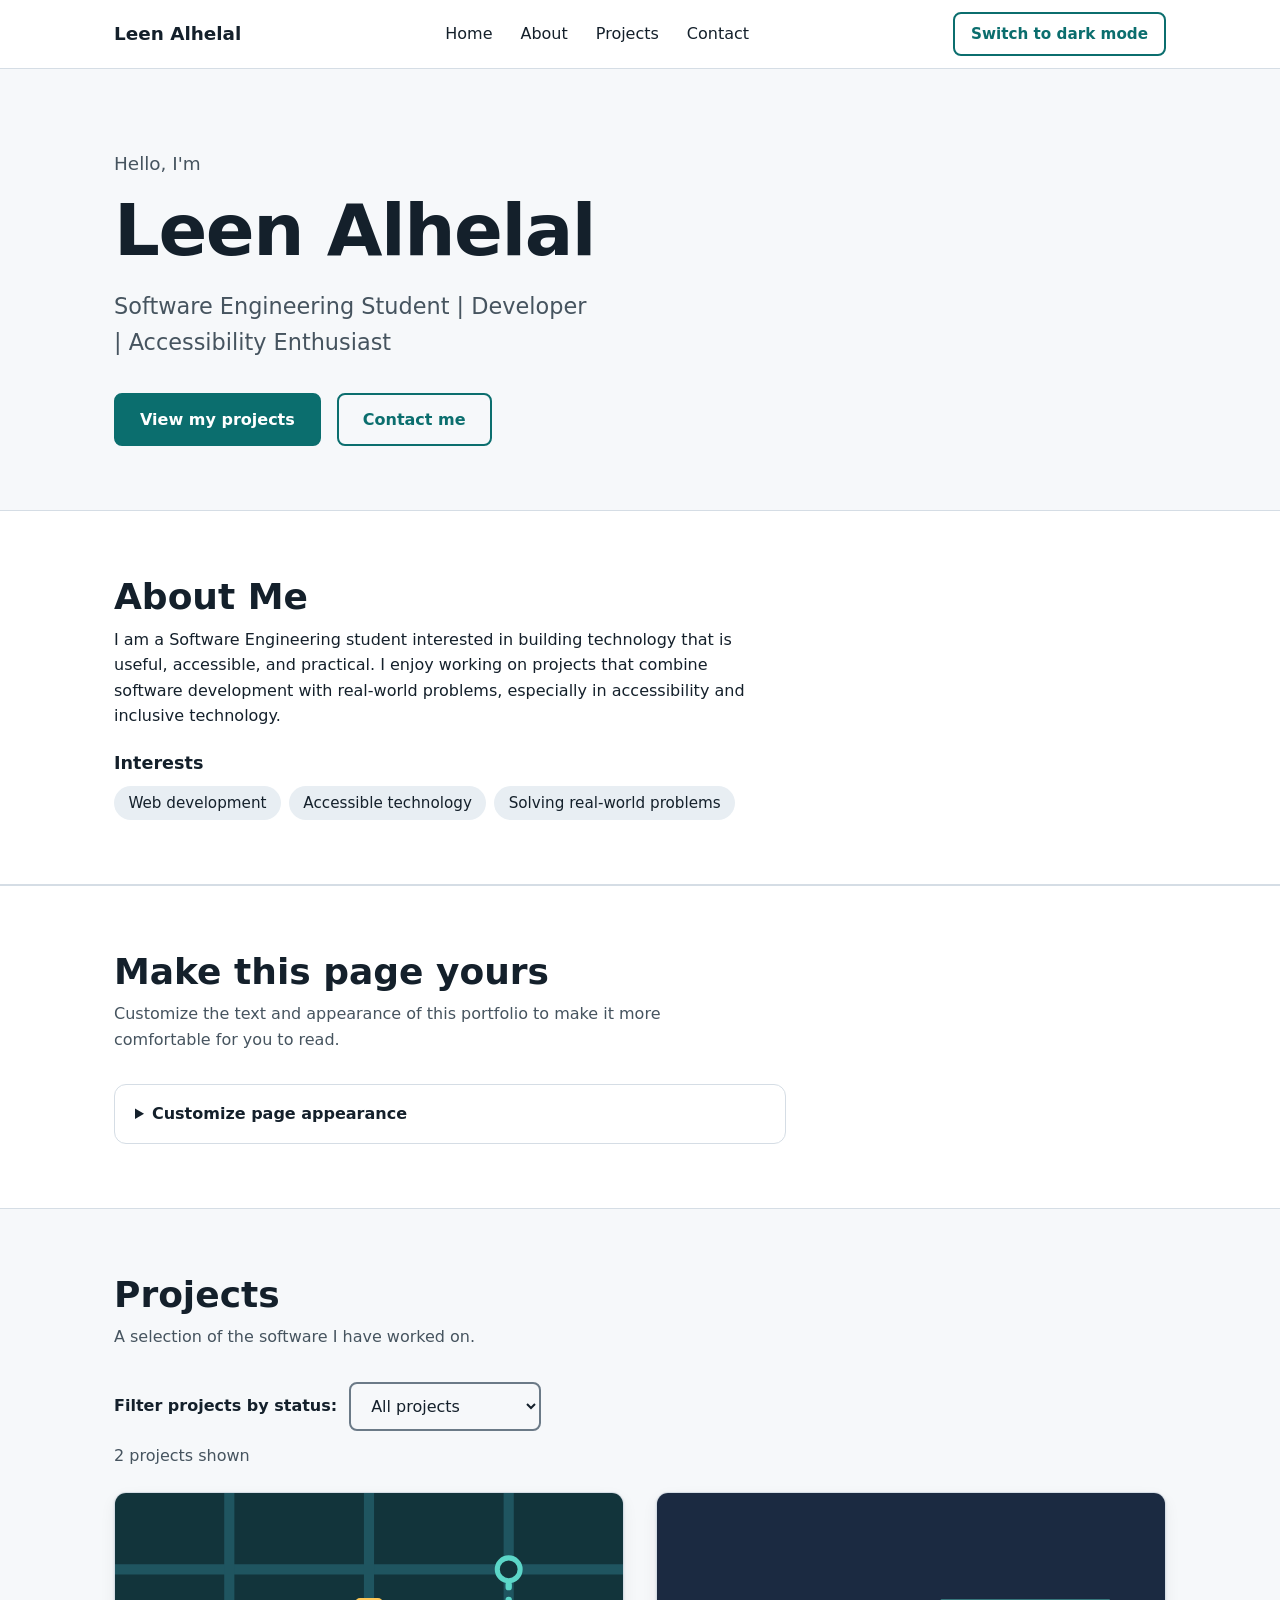
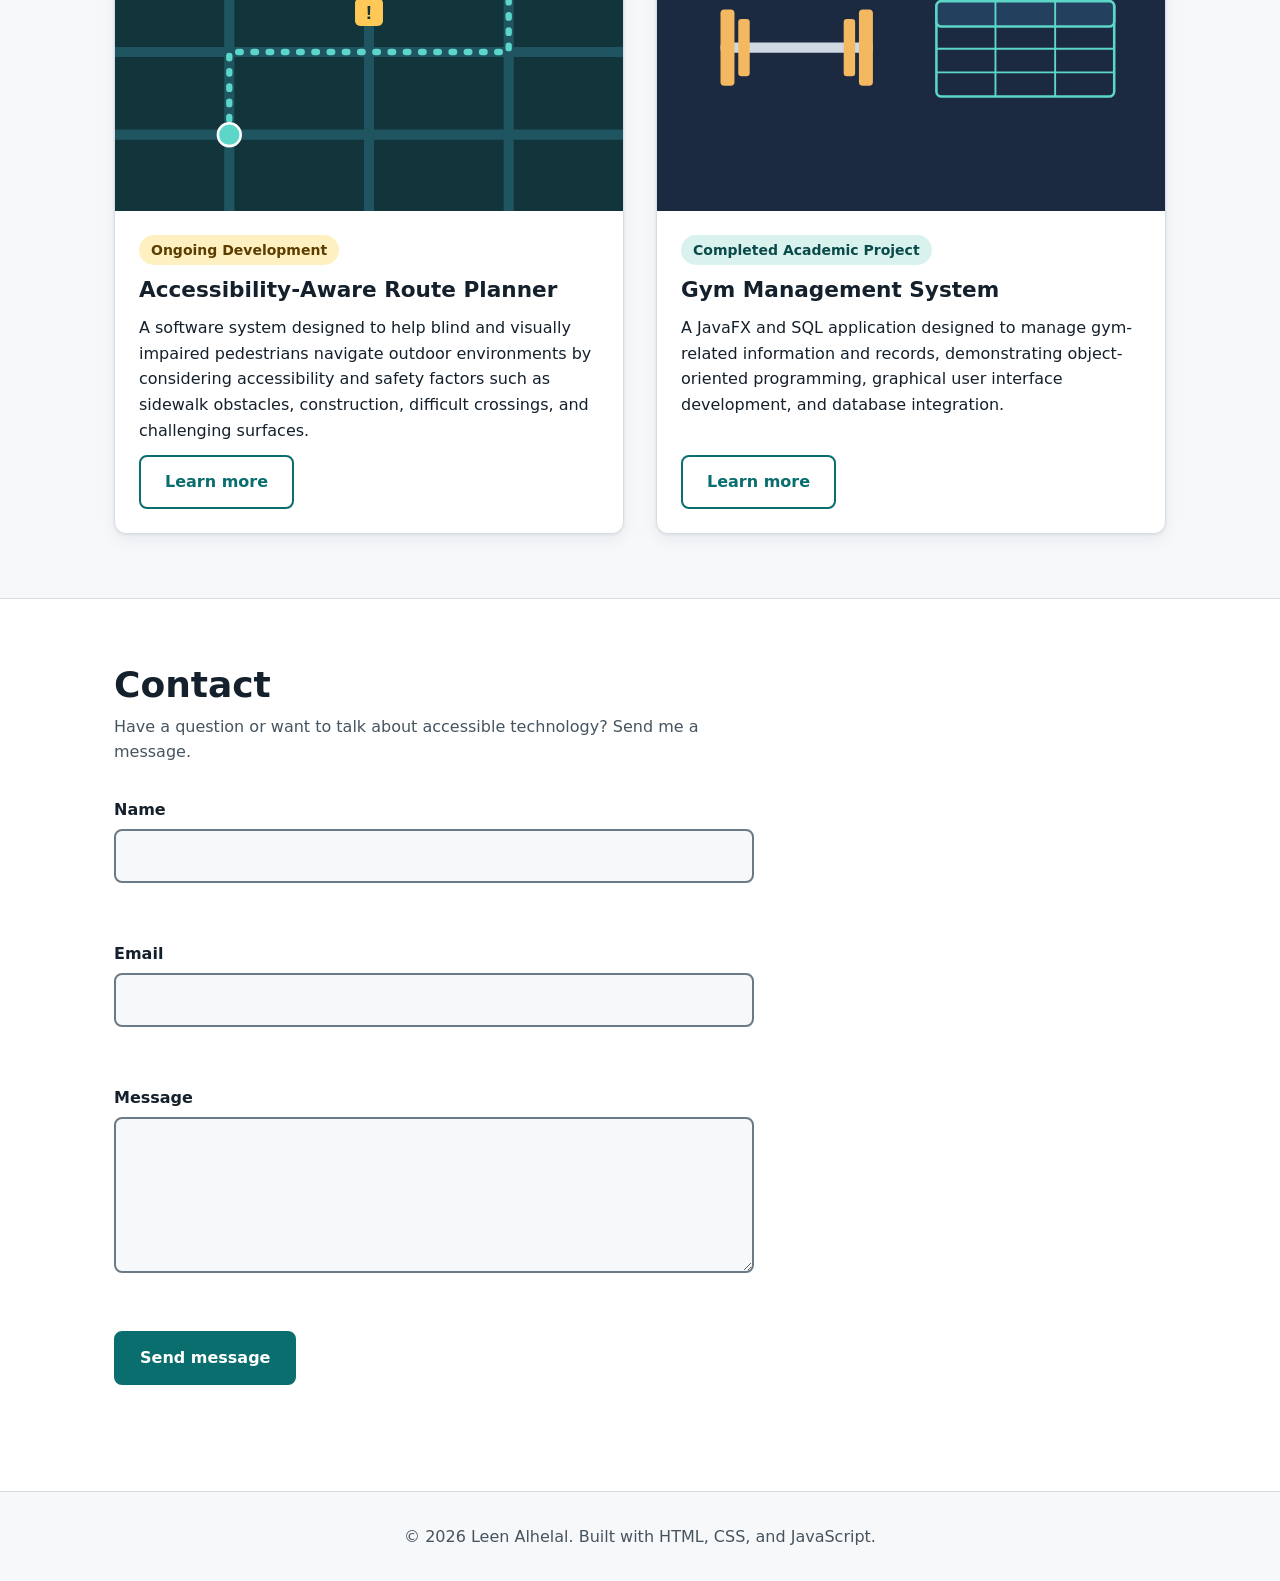
<file: index.html>
<!DOCTYPE html>
<html lang="en">
<head>
    <meta charset="UTF-8">
    <!-- The viewport tag makes the page scale correctly on phones and tablets -->
    <meta name="viewport" content="width=device-width, initial-scale=1.0">
    <meta name="description" content="Personal portfolio of Leen Alhelal, a Software Engineering student and accessibility enthusiast.">
    <title>Leen Alhelal | Software Engineering Student</title>

    <link rel="stylesheet" href="css/styles.css">
</head>
<body>

<!-- Skip link: lets keyboard and screen reader users jump past the menu.
     It stays hidden until it receives keyboard focus (see styles.css). -->
<a class="skip-link" href="#main-content">Skip to main content</a>

<!-- ===================== HEADER & NAVIGATION ===================== -->
<header class="site-header">
    <div class="container header-inner">

        <a class="site-logo" href="#home">Leen Alhelal</a>

        <!-- Each link's href matches the id of a section further down the page -->
        <nav class="site-nav" aria-label="Main navigation">
            <ul class="nav-list">
                <li><a class="nav-link" href="#home">Home</a></li>
                <li><a class="nav-link" href="#about">About</a></li>
                <li><a class="nav-link" href="#projects">Projects</a></li>
                <li><a class="nav-link" href="#contact">Contact</a></li>
            </ul>
        </nav>

        <!-- Dark/light mode button. The text is updated by js/script.js -->
        <button id="theme-toggle" class="button button-secondary theme-toggle" type="button">
            Switch to dark mode
        </button>

    </div>
</header>

<main id="main-content">

    <!-- ===================== HERO / HOME ===================== -->
    <section id="home" class="hero" aria-labelledby="hero-title">
        <div class="container">
            <p class="hero-greeting">Hello, I'm</p>
            <h1 id="hero-title" class="hero-title">Leen Alhelal</h1>
            <p class="hero-tagline">Software Engineering Student | Developer | Accessibility Enthusiast</p>

            <div class="hero-actions">
                <a class="button button-primary" href="#projects">View my projects</a>
                <a class="button button-secondary" href="#contact">Contact me</a>
            </div>
        </div>
    </section>

    <!-- ===================== ABOUT ME ===================== -->
    <section id="about" class="section section-alt" aria-labelledby="about-title">
        <div class="container">
            <h2 id="about-title" class="section-title">About Me</h2>

            <div class="about-text">
                <p>
                    I am a Software Engineering student interested in building technology
                    that is useful, accessible, and practical. I enjoy working on projects
                    that combine software development with real-world problems, especially
                    in accessibility and inclusive technology.
                </p>

                <h3 class="about-subheading">Interests</h3>
                <ul class="interest-list">
                    <li>Web development</li>
                    <li>Accessible technology</li>
                    <li>Solving real-world problems</li>
                </ul>
            </div>
        </div>
    </section>


    <!-- ===================== ACCESSIBILITY CUSTOMIZATION ===================== -->
    <section id="accessibility-tools" class="section section-alt"
             aria-labelledby="accessibility-tools-title">
        <div class="container">
            <h2 id="accessibility-tools-title" class="section-title">
                Make this page yours
            </h2>

            <p class="section-intro">
                Customize the text and appearance of this portfolio
                to make it more comfortable for you to read.
            </p>

            <details class="accessibility-settings">
                <summary>Customize page appearance</summary>

                <div class="settings-panel">
                    <!-- Text size -->
                    <div class="setting-control">
                        <label for="text-scale">Text size</label>

                        <div class="range-control">
                            <input type="range" id="text-scale"
                                   min="100" max="150" step="10" value="100">
                            <output id="text-scale-value" for="text-scale">
                                100%
                            </output>
                        </div>
                    </div>

                    <!-- Line spacing -->
                    <div class="setting-control">
                        <label for="line-spacing">Line spacing</label>

                        <div class="range-control">
                            <input type="range" id="line-spacing"
                                   min="1.4" max="2.2" step="0.1" value="1.6">
                            <output id="line-spacing-value" for="line-spacing">
                                1.6
                            </output>
                        </div>
                    </div>

                    <!-- Contrast -->
                    <div class="setting-control">
                        <label for="contrast-setting">Contrast</label>

                        <select id="contrast-setting" class="form-input">
                            <option value="standard">Standard contrast</option>
                            <option value="high">High contrast</option>
                        </select>
                    </div>

                    <!-- Content width -->
                    <div class="setting-control">
                        <label for="width-setting">Content width</label>

                        <select id="width-setting" class="form-input">
                            <option value="comfortable">Comfortable</option>
                            <option value="narrow">Narrow</option>
                        </select>
                    </div>

                    <button id="reset-accessibility"
                            class="button button-secondary"
                            type="button">
                        Reset settings
                    </button>

                    <p id="accessibility-status"
                       class="form-status"
                       role="status"
                       aria-live="polite"></p>
                </div>
            </details>
        </div>
    </section>

    <!-- ===================== PROJECTS ===================== -->
    <section id="projects" class="section" aria-labelledby="projects-title">
        <div class="container">
            <h2 id="projects-title" class="section-title">Projects</h2>

            <p class="section-intro">
                A selection of the software I have worked on.
            </p>

            <!-- Project status filter -->
            <div class="project-filters">
                <label for="project-filter">Filter projects by status:</label>

                <select id="project-filter" class="form-input">
                    <option value="all">All projects</option>
                    <option value="ongoing">Ongoing</option>
                    <option value="completed">Completed</option>
                </select>
            </div>

            <p id="project-count" class="project-count"
               role="status" aria-live="polite">
                Showing 2 of 2 projects.
            </p>

            <p id="project-empty" class="project-empty" hidden>
                No projects match this filter.
            </p>

            <div class="project-grid">


                <!-- Project 1 -->
                <article class="project-card" data-status="ongoing">
                    <img
                            class="project-image"
                            src="assets/images/project-route-planner.svg"
                            alt="Illustration of a route on a street map that goes around an obstacle marker"
                            width="800"
                            height="500"
                            loading="lazy">
                    <div class="project-body">
                        <span class="status-badge status-ongoing">Ongoing Development</span>
                        <h3 class="project-title">Accessibility-Aware Route Planner</h3>
                        <p class="project-description">
                            A software system designed to help blind and visually impaired
                            pedestrians navigate outdoor environments by considering
                            accessibility and safety factors such as sidewalk obstacles,
                            construction, difficult crossings, and challenging surfaces.
                        </p>

                        <!-- data-dialog holds the id of the pop-up this button opens (see js/script.js) -->
                        <button class="button button-secondary more-button" type="button"
                                data-dialog="route-planner-dialog"
                                aria-label="Learn more about the Accessibility-Aware Route Planner">
                            Learn more
                        </button>
                    </div>
                </article>

                <!-- Project 2 -->
                <article class="project-card" data-status="completed">
                    <img
                            class="project-image"
                            src="assets/images/project-gym-management.svg"
                            alt="Illustration of a dumbbell next to a database table"
                            width="800"
                            height="500"
                            loading="lazy">
                    <div class="project-body">
                        <span class="status-badge status-completed">Completed Academic Project</span>
                        <h3 class="project-title">Gym Management System</h3>
                        <p class="project-description">
                            A JavaFX and SQL application designed to manage gym-related
                            information and records, demonstrating object-oriented
                            programming, graphical user interface development, and
                            database integration.
                        </p>

                        <button class="button button-secondary more-button" type="button"
                                data-dialog="gym-dialog"
                                aria-label="Learn more about the Gym Management System">
                            Learn more
                        </button>
                    </div>
                </article>

            </div>
        </div>
    </section>

    <!-- ===================== PROJECT DETAIL POP-UPS ===================== -->
    <!-- <dialog> is a built-in HTML pop-up. It is opened by the "Learn more" buttons (js/script.js) -->
    <dialog id="route-planner-dialog" class="project-dialog" aria-labelledby="route-dialog-title">
        <div class="dialog-inner">
            <div class="dialog-header">
                <h2 id="route-dialog-title">Accessibility-Aware Route Planner</h2>
                <button class="dialog-close" type="button" aria-label="Close">✕</button>
            </div>

            <h3>The problem</h3>
            <p>Write in your own words: what problem blind pedestrians face.</p>

            <h3>How it works</h3>
            <p>Write: how your planner picks a route (obstacles, construction, crossings, surfaces).</p>

            <h3>Technologies</h3>
            <ul>
                <li>List the tools/languages you use</li>
            </ul>

            <!-- Live weather demo. Filled in by loadWeather() in js/script.js -->
            <section class="weather-panel" aria-labelledby="weather-title">
                <h3 id="weather-title">Live demo: walking conditions in Boston</h3>
                <div id="weather-content" aria-live="polite">
                    <p>Loading Boston weather...</p>
                </div>
                <p class="weather-credit">
                    Weather data by <a href="https://open-meteo.com/">Open-Meteo.com</a>
                </p>
            </section>
        </div>
    </dialog>

    <dialog id="gym-dialog" class="project-dialog" aria-labelledby="gym-dialog-title">
        <div class="dialog-inner">
            <div class="dialog-header">
                <h2 id="gym-dialog-title">Gym Management System</h2>
                <button class="dialog-close" type="button" aria-label="Close">✕</button>
            </div>

            <h3>What it does</h3>
            <p>A desktop application developed using JavaFX and SQL to manage gym operations and records.
                The system organizes gym-related information through a graphical interface and database
                integration.</p>

            <h3>What I learned</h3>
            <p>I learned how to apply object-oriented programming principles to structure an application,
                develop graphical user interfaces using JavaFX, and integrate SQL databases to store and
                manage data. The project also strengthened my understanding of connecting user interfaces
                with database operations and building functional desktop applications.</p>
        </div>
    </dialog>

    <!-- ===================== CONTACT ===================== -->
    <section id="contact" class="section section-alt" aria-labelledby="contact-title">
        <div class="container">
            <h2 id="contact-title" class="section-title">Contact</h2>
            <p class="section-intro">
                Have a question or want to talk about accessible technology? Send me a message.
            </p>

            <!-- There is no backend, so this form does not send data anywhere yet.
                 js/script.js checks every field and shows a confirmation message.
                 "novalidate" turns off the browser's own pop-up bubbles so our
                 clearer, screen-reader-friendly messages are used instead. -->
            <form id="contact-form" class="contact-form" novalidate>

                <!-- Each label's "for" matches its input's "id".
                     This lets screen readers announce the label and makes the label clickable.
                     aria-describedby links each input to its error message, so a screen reader
                     reads the error when the field gets focus. -->
                <div class="form-group">
                    <label class="form-label" for="contact-name">Name</label>
                    <input class="form-input" type="text" id="contact-name" name="name"
                           autocomplete="name" required aria-describedby="contact-name-error">
                    <p id="contact-name-error" class="field-error"></p>
                </div>

                <div class="form-group">
                    <label class="form-label" for="contact-email">Email</label>
                    <input class="form-input" type="email" id="contact-email" name="email"
                           autocomplete="email" required aria-describedby="contact-email-error">
                    <p id="contact-email-error" class="field-error"></p>
                </div>

                <div class="form-group">
                    <label class="form-label" for="contact-message">Message</label>
                    <textarea class="form-input form-textarea" id="contact-message" name="message"
                              rows="5" required aria-describedby="contact-message-error"></textarea>
                    <p id="contact-message-error" class="field-error"></p>
                </div>

                <button class="button button-primary" type="submit">Send message</button>

                <!-- role="status" makes screen readers announce the text when it appears -->
                <p id="form-status" class="form-status" role="status"></p>
            </form>
        </div>
    </section>

</main>

<!-- ===================== FOOTER ===================== -->
<footer class="site-footer">
    <div class="container">
        <p>&copy; <span id="current-year">2026</span> Leen Alhelal. Built with HTML, CSS, and JavaScript.</p>
    </div>
</footer>

<!-- The script is at the end of <body> so the page elements already exist when it runs -->
<script src="js/script.js"></script>
</body>
</html>
</file>
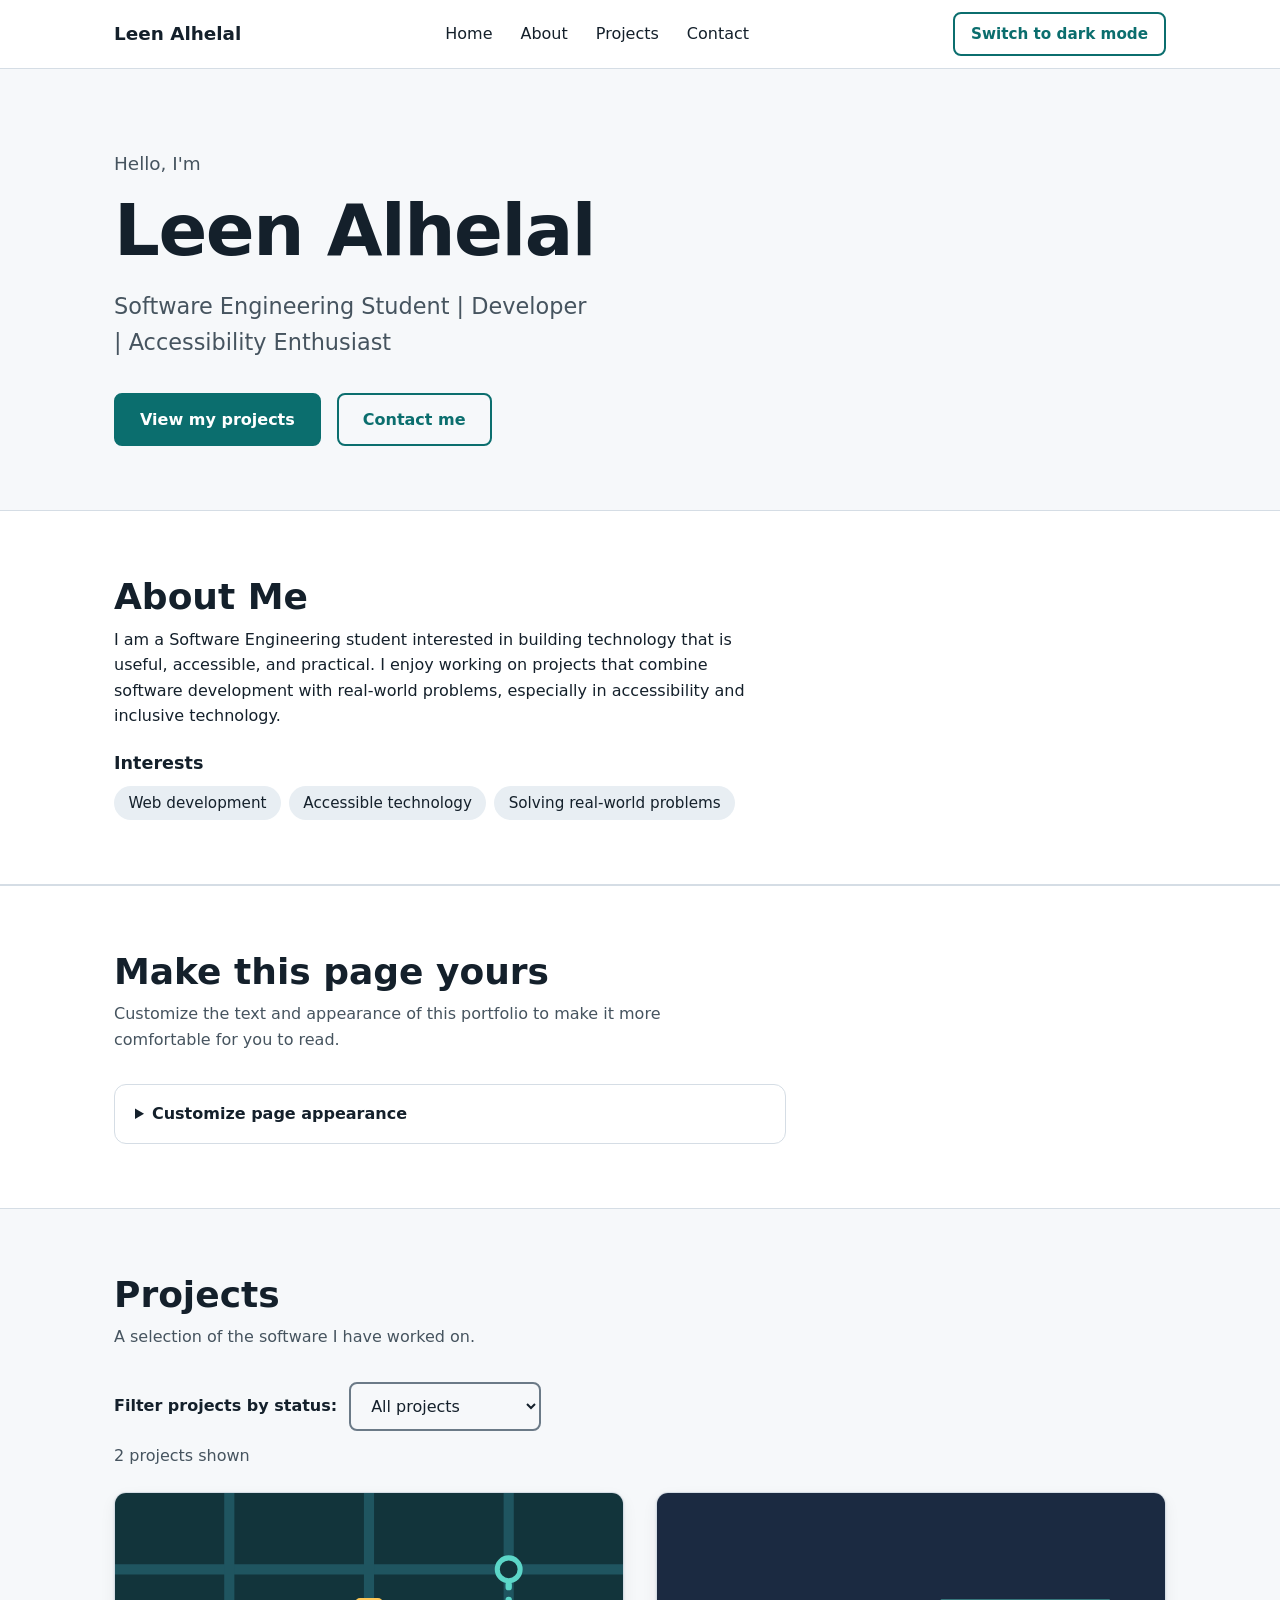
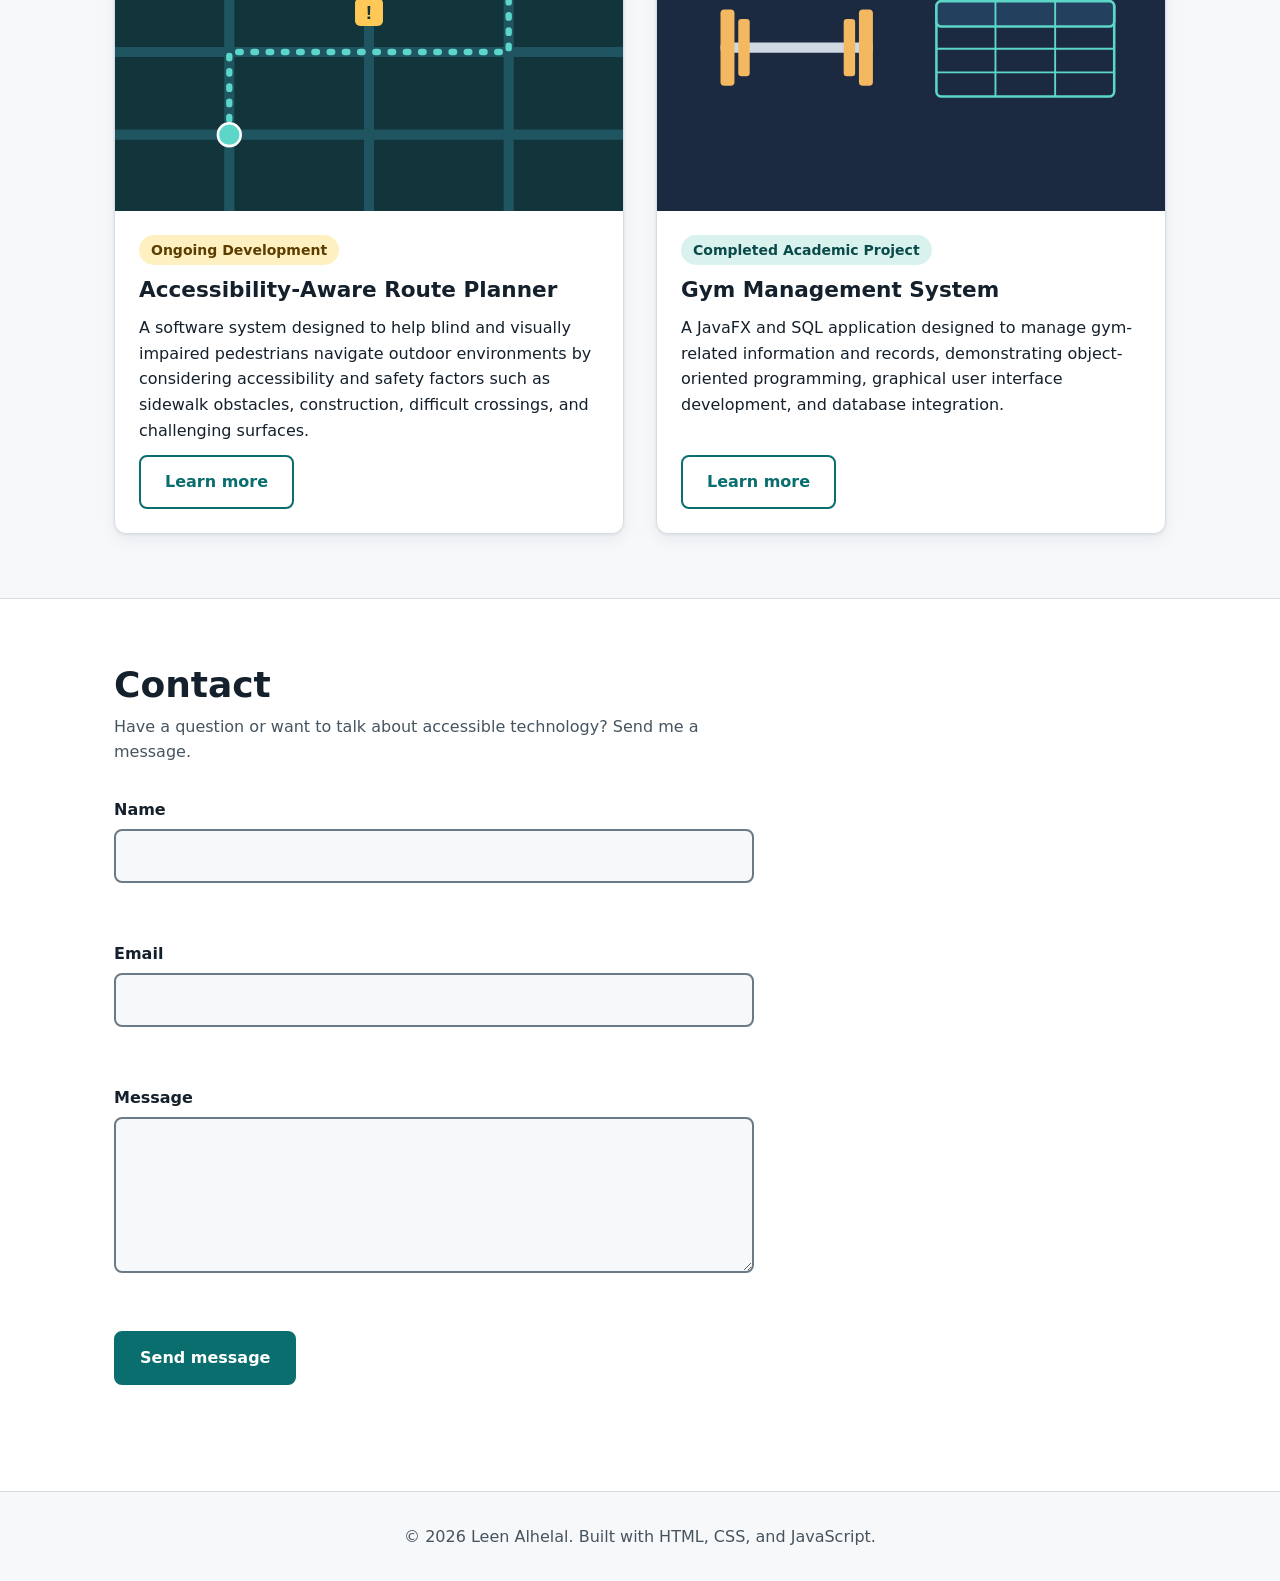
<file: .idea/index.html>
<!DOCTYPE html>
<html lang="en">
<head>
    <meta charset="UTF-8">
    <!-- The viewport tag makes the page scale correctly on phones and tablets -->
    <meta name="viewport" content="width=device-width, initial-scale=1.0">
    <meta name="description" content="Personal portfolio of Leen Alhelal, a Software Engineering student and accessibility enthusiast.">
    <title>Leen Alhelal | Software Engineering Student</title>

    <link rel="stylesheet" href="css/styles.css">
</head>
<body>

<!-- Skip link: lets keyboard and screen reader users jump past the menu.
     It stays hidden until it receives keyboard focus (see styles.css). -->
<a class="skip-link" href="#main-content">Skip to main content</a>

<!-- ===================== HEADER & NAVIGATION ===================== -->
<header class="site-header">
    <div class="container header-inner">

        <a class="site-logo" href="#home">Leen Alhelal</a>

        <!-- Each link's href matches the id of a section further down the page -->
        <nav class="site-nav" aria-label="Main navigation">
            <ul class="nav-list">
                <li><a class="nav-link" href="#home">Home</a></li>
                <li><a class="nav-link" href="#about">About</a></li>
                <li><a class="nav-link" href="#projects">Projects</a></li>
                <li><a class="nav-link" href="#contact">Contact</a></li>
            </ul>
        </nav>

        <!-- Dark/light mode button. The text is updated by js/script.js -->
        <button id="theme-toggle" class="button button-secondary theme-toggle" type="button">
            Switch to dark mode
        </button>

    </div>
</header>

<main id="main-content">

    <!-- ===================== HERO / HOME ===================== -->
    <section id="home" class="hero" aria-labelledby="hero-title">
        <div class="container">
            <p class="hero-greeting">Hello, I'm</p>
            <h1 id="hero-title" class="hero-title">Leen Alhelal</h1>
            <p class="hero-tagline">Software Engineering Student | Developer | Accessibility Enthusiast</p>

            <div class="hero-actions">
                <a class="button button-primary" href="#projects">View my projects</a>
                <a class="button button-secondary" href="#contact">Contact me</a>
            </div>
        </div>
    </section>

    <!-- ===================== ABOUT ME ===================== -->
    <section id="about" class="section section-alt" aria-labelledby="about-title">
        <div class="container">
            <h2 id="about-title" class="section-title">About Me</h2>

            <div class="about-text">
                <p>
                    I am a Software Engineering student interested in building technology
                    that is useful, accessible, and practical. I enjoy working on projects
                    that combine software development with real-world problems, especially
                    in accessibility and inclusive technology.
                </p>

                <h3 class="about-subheading">Interests</h3>
                <ul class="interest-list">
                    <li>Web development</li>
                    <li>Accessible technology</li>
                    <li>Solving real-world problems</li>
                </ul>
            </div>
        </div>
    </section>


    <!-- ===================== ACCESSIBILITY CUSTOMIZATION ===================== -->
    <section id="accessibility-tools" class="section section-alt"
             aria-labelledby="accessibility-tools-title">
        <div class="container">
            <h2 id="accessibility-tools-title" class="section-title">
                Make this page yours
            </h2>

            <p class="section-intro">
                Customize the text and appearance of this portfolio
                to make it more comfortable for you to read.
            </p>

            <details class="accessibility-settings">
                <summary>Customize page appearance</summary>

                <div class="settings-panel">
                    <!-- Text size -->
                    <div class="setting-control">
                        <label for="text-scale">Text size</label>

                        <div class="range-control">
                            <input type="range" id="text-scale"
                                   min="100" max="150" step="10" value="100">
                            <output id="text-scale-value" for="text-scale">
                                100%
                            </output>
                        </div>
                    </div>

                    <!-- Line spacing -->
                    <div class="setting-control">
                        <label for="line-spacing">Line spacing</label>

                        <div class="range-control">
                            <input type="range" id="line-spacing"
                                   min="1.4" max="2.2" step="0.1" value="1.6">
                            <output id="line-spacing-value" for="line-spacing">
                                1.6
                            </output>
                        </div>
                    </div>

                    <!-- Contrast -->
                    <div class="setting-control">
                        <label for="contrast-setting">Contrast</label>

                        <select id="contrast-setting" class="form-input">
                            <option value="standard">Standard contrast</option>
                            <option value="high">High contrast</option>
                        </select>
                    </div>

                    <!-- Content width -->
                    <div class="setting-control">
                        <label for="width-setting">Content width</label>

                        <select id="width-setting" class="form-input">
                            <option value="comfortable">Comfortable</option>
                            <option value="narrow">Narrow</option>
                        </select>
                    </div>

                    <button id="reset-accessibility"
                            class="button button-secondary"
                            type="button">
                        Reset settings
                    </button>

                    <p id="accessibility-status"
                       class="form-status"
                       role="status"
                       aria-live="polite"></p>
                </div>
            </details>
        </div>
    </section>

    <!-- ===================== PROJECTS ===================== -->
    <section id="projects" class="section" aria-labelledby="projects-title">
        <div class="container">
            <h2 id="projects-title" class="section-title">Projects</h2>

            <p class="section-intro">
                A selection of the software I have worked on.
            </p>

            <!-- Project status filter -->
            <div class="project-filters">
                <label for="project-filter">Filter projects by status:</label>

                <select id="project-filter" class="form-input">
                    <option value="all">All projects</option>
                    <option value="ongoing">Ongoing</option>
                    <option value="completed">Completed</option>
                </select>
            </div>

            <p id="project-count" class="project-count"
               role="status" aria-live="polite">
                Showing 2 of 2 projects.
            </p>

            <p id="project-empty" class="project-empty" hidden>
                No projects match this filter.
            </p>

            <div class="project-grid">


                <!-- Project 1 -->
                <article class="project-card" data-status="ongoing">
                    <img
                            class="project-image"
                            src="assets/images/project-route-planner.svg"
                            alt="Illustration of a route on a street map that goes around an obstacle marker"
                            width="800"
                            height="500"
                            loading="lazy">
                    <div class="project-body">
                        <span class="status-badge status-ongoing">Ongoing Development</span>
                        <h3 class="project-title">Accessibility-Aware Route Planner</h3>
                        <p class="project-description">
                            A software system designed to help blind and visually impaired
                            pedestrians navigate outdoor environments by considering
                            accessibility and safety factors such as sidewalk obstacles,
                            construction, difficult crossings, and challenging surfaces.
                        </p>

                        <!-- data-dialog holds the id of the pop-up this button opens (see js/script.js) -->
                        <button class="button button-secondary more-button" type="button"
                                data-dialog="route-planner-dialog"
                                aria-label="Learn more about the Accessibility-Aware Route Planner">
                            Learn more
                        </button>
                    </div>
                </article>

                <!-- Project 2 -->
                <article class="project-card" data-status="completed">
                    <img
                            class="project-image"
                            src="assets/images/project-gym-management.svg"
                            alt="Illustration of a dumbbell next to a database table"
                            width="800"
                            height="500"
                            loading="lazy">
                    <div class="project-body">
                        <span class="status-badge status-completed">Completed Academic Project</span>
                        <h3 class="project-title">Gym Management System</h3>
                        <p class="project-description">
                            A JavaFX and SQL application designed to manage gym-related
                            information and records, demonstrating object-oriented
                            programming, graphical user interface development, and
                            database integration.
                        </p>

                        <button class="button button-secondary more-button" type="button"
                                data-dialog="gym-dialog"
                                aria-label="Learn more about the Gym Management System">
                            Learn more
                        </button>
                    </div>
                </article>

            </div>
        </div>
    </section>

    <!-- ===================== PROJECT DETAIL POP-UPS ===================== -->
    <!-- <dialog> is a built-in HTML pop-up. It is opened by the "Learn more" buttons (js/script.js) -->
    <dialog id="route-planner-dialog" class="project-dialog" aria-labelledby="route-dialog-title">
        <div class="dialog-inner">
            <div class="dialog-header">
                <h2 id="route-dialog-title">Accessibility-Aware Route Planner</h2>
                <button class="dialog-close" type="button" aria-label="Close">✕</button>
            </div>

            <h3>The problem</h3>
            <p>Write in your own words: what problem blind pedestrians face.</p>

            <h3>How it works</h3>
            <p>Write: how your planner picks a route (obstacles, construction, crossings, surfaces).</p>

            <h3>Technologies</h3>
            <ul>
                <li>List the tools/languages you use</li>
            </ul>

            <!-- Live weather demo. Filled in by loadWeather() in js/script.js -->
            <section class="weather-panel" aria-labelledby="weather-title">
                <h3 id="weather-title">Live demo: walking conditions in Boston</h3>
                <div id="weather-content" aria-live="polite">
                    <p>Loading Boston weather...</p>
                </div>
                <p class="weather-credit">
                    Weather data by <a href="https://open-meteo.com/">Open-Meteo.com</a>
                </p>
            </section>
        </div>
    </dialog>

    <dialog id="gym-dialog" class="project-dialog" aria-labelledby="gym-dialog-title">
        <div class="dialog-inner">
            <div class="dialog-header">
                <h2 id="gym-dialog-title">Gym Management System</h2>
                <button class="dialog-close" type="button" aria-label="Close">✕</button>
            </div>

            <h3>What it does</h3>
            <p>Write: what the system manages (members, records, ...).</p>

            <h3>What I learned</h3>
            <p>Write: OOP, JavaFX GUI, SQL database integration.</p>
        </div>
    </dialog>

    <!-- ===================== CONTACT ===================== -->
    <section id="contact" class="section section-alt" aria-labelledby="contact-title">
        <div class="container">
            <h2 id="contact-title" class="section-title">Contact</h2>
            <p class="section-intro">
                Have a question or want to talk about accessible technology? Send me a message.
            </p>

            <!-- There is no backend, so this form does not send data anywhere yet.
                 js/script.js checks every field and shows a confirmation message.
                 "novalidate" turns off the browser's own pop-up bubbles so our
                 clearer, screen-reader-friendly messages are used instead. -->
            <form id="contact-form" class="contact-form" novalidate>

                <!-- Each label's "for" matches its input's "id".
                     This lets screen readers announce the label and makes the label clickable.
                     aria-describedby links each input to its error message, so a screen reader
                     reads the error when the field gets focus. -->
                <div class="form-group">
                    <label class="form-label" for="contact-name">Name</label>
                    <input class="form-input" type="text" id="contact-name" name="name"
                           autocomplete="name" required aria-describedby="contact-name-error">
                    <p id="contact-name-error" class="field-error"></p>
                </div>

                <div class="form-group">
                    <label class="form-label" for="contact-email">Email</label>
                    <input class="form-input" type="email" id="contact-email" name="email"
                           autocomplete="email" required aria-describedby="contact-email-error">
                    <p id="contact-email-error" class="field-error"></p>
                </div>

                <div class="form-group">
                    <label class="form-label" for="contact-message">Message</label>
                    <textarea class="form-input form-textarea" id="contact-message" name="message"
                              rows="5" required aria-describedby="contact-message-error"></textarea>
                    <p id="contact-message-error" class="field-error"></p>
                </div>

                <button class="button button-primary" type="submit">Send message</button>

                <!-- role="status" makes screen readers announce the text when it appears -->
                <p id="form-status" class="form-status" role="status"></p>
            </form>
        </div>
    </section>

</main>

<!-- ===================== FOOTER ===================== -->
<footer class="site-footer">
    <div class="container">
        <p>&copy; <span id="current-year">2026</span> Leen Alhelal. Built with HTML, CSS, and JavaScript.</p>
    </div>
</footer>

<!-- The script is at the end of <body> so the page elements already exist when it runs -->
<script src="js/script.js"></script>
</body>
</html>
</file>
<file: css/styles.css>
/* ==========================================================================
   styles.css - Leen Alhelal's portfolio

   Contents
   1. Theme variables (light + dark colours)
   2. Base styles
   3. Reusable pieces (container, buttons, sections)
   4. Header and navigation
   5. Hero
   6. About
   7. Projects
   8. Contact form
   9. Footer
   10. Motion preferences
   11. Responsive design (tablet + mobile)
   ========================================================================== */


/* --------------------------------------------------------------------------
   1. THEME VARIABLES
   Colours live in ONE place. Every rule below uses var(--name), so switching
   theme only means swapping these values.
   -------------------------------------------------------------------------- */

/* Light theme (the default) */
:root {
  color-scheme: light;               /* makes form controls and scrollbars match the theme */

  --color-bg: #f6f8fa;               /* page background */
  --color-surface: #ffffff;          /* cards, header, alternate sections */
  --color-text: #14202b;
  --color-text-muted: #46545f;
  --color-border: #d5dde5;
  --color-input-border: #6b7a87;
  --color-hover-bg: #e8eef3;         /* light highlight for hovered links, chips */

  --color-accent: #0b6e6e;
  --color-accent-hover: #084f4f;
  --color-on-accent: #ffffff;        /* text colour on top of the accent colour */
  --color-focus: #1d4ed8;            /* keyboard focus outline */

  --color-ongoing-bg: #fff0c2;
  --color-ongoing-text: #5c3d00;
  --color-completed-bg: #d9f2ee;
  --color-completed-text: #0a4a4a;

  --shadow-card: 0 1px 3px rgba(20, 32, 43, 0.08), 0 6px 16px rgba(20, 32, 43, 0.06);

  /* Other design values used in several places */
  --font-body: system-ui, -apple-system, "Segoe UI", Roboto, Helvetica, Arial, sans-serif;
  --radius: 12px;
  --max-width: 1100px;
  --scroll-offset: 4.5rem;           /* space left for the sticky header when jumping to a section */
}

/* Dark theme: script.js sets data-theme="dark" on the <html> element.
   These values replace the light ones above. */
:root[data-theme="dark"] {
  color-scheme: dark;

  --color-bg: #0e1620;
  --color-surface: #16212c;
  --color-text: #e9eff4;
  --color-text-muted: #aab8c4;
  --color-border: #2b3a48;
  --color-input-border: #7f909f;
  --color-hover-bg: #223140;

  --color-accent: #5cd6c8;
  --color-accent-hover: #8be9dd;
  --color-on-accent: #0e1620;
  --color-focus: #ffd166;

  --color-ongoing-bg: #3d2f0c;
  --color-ongoing-text: #ffd97a;
  --color-completed-bg: #12403e;
  --color-completed-text: #a1f0e6;

  --shadow-card: 0 1px 3px rgba(0, 0, 0, 0.4);
}


/* --------------------------------------------------------------------------
   2. BASE STYLES
   -------------------------------------------------------------------------- */

/* border-box means padding is included in an element's width (easier maths) */
*,
*::before,
*::after {
  box-sizing: border-box;
}

body {
  margin: 0;
  font-family: var(--font-body);
  line-height: 1.6;
  color: var(--color-text);
  background-color: var(--color-bg);
}

h1,
h2,
h3 {
  line-height: 1.2;
}

/* Responsive images: never wider than their container, and keep proportions */
img {
  display: block;
  max-width: 100%;
  height: auto;
}

a {
  color: var(--color-accent);
}

a:hover {
  color: var(--color-accent-hover);
}

/* Keyboard focus: a clear outline on anything focusable.
   :focus-visible only shows it for keyboard users, not for mouse clicks. */
:focus-visible {
  outline: 3px solid var(--color-focus);
  outline-offset: 3px;
}


/* --------------------------------------------------------------------------
   3. REUSABLE PIECES
   -------------------------------------------------------------------------- */

/* Keeps content centred and not too wide on large screens */
.container {
  max-width: var(--max-width);
  margin-inline: auto;               /* left + right margin: auto = centred */
  padding-inline: 1.5rem;
}

/* Hidden "Skip to main content" link, shown when it gets keyboard focus */
.skip-link {
  position: absolute;
  top: -4rem;                        /* off-screen */
  left: 1rem;
  z-index: 100;
  padding: 0.5rem 1rem;
  border-radius: 8px;
  background-color: var(--color-accent);
  color: var(--color-on-accent);
  font-weight: 600;
}

.skip-link:focus {
  top: 1rem;                         /* slides into view */
  color: var(--color-on-accent);
}

/* Buttons: used for links AND real <button> elements */
.button {
  display: inline-block;
  padding: 0.75rem 1.5rem;
  border: 2px solid var(--color-accent);
  border-radius: 8px;
  font: inherit;                     /* real buttons don't inherit the page font by default */
  font-weight: 600;
  text-align: center;
  text-decoration: none;
  cursor: pointer;
}

.button-primary {
  background-color: var(--color-accent);
  color: var(--color-on-accent);
}

.button-primary:hover {
  background-color: var(--color-accent-hover);
  border-color: var(--color-accent-hover);
  color: var(--color-on-accent);
}

.button-secondary {
  background-color: transparent;
  color: var(--color-accent);
}

.button-secondary:hover {
  background-color: var(--color-accent);
  color: var(--color-on-accent);
}

/* Page sections */
.section {
  padding-block: 4rem;               /* top + bottom */
  scroll-margin-top: var(--scroll-offset);
}

/* Alternate background so sections are easy to tell apart */
.section-alt {
  background-color: var(--color-surface);
  border-block: 1px solid var(--color-border);
}

.section-title {
  margin: 0 0 0.5rem;
  font-size: clamp(1.75rem, 4vw, 2.25rem);   /* scales with screen width, within limits */
}

.section-intro {
  max-width: 60ch;                   /* "ch" is about one character wide: keeps lines readable */
  margin: 0 0 2rem;
  color: var(--color-text-muted);
}


/* --------------------------------------------------------------------------
   4. HEADER AND NAVIGATION
   -------------------------------------------------------------------------- */

.site-header {
  position: sticky;                  /* stays at the top while scrolling */
  top: 0;
  z-index: 50;
  background-color: var(--color-surface);
  border-bottom: 1px solid var(--color-border);
}

/* Flexbox: logo on the left, nav in the middle, toggle button on the right */
.header-inner {
  display: flex;
  align-items: center;
  justify-content: space-between;
  gap: 1rem;
  padding-block: 0.75rem;
}

.site-logo {
  font-size: 1.15rem;
  font-weight: 700;
  color: var(--color-text);
  text-decoration: none;
}

.site-logo:hover {
  color: var(--color-accent);
}

.nav-list {
  display: flex;
  gap: 0.25rem;
  margin: 0;
  padding: 0;
  list-style: none;
}

.nav-link {
  display: block;
  padding: 0.5rem 0.75rem;
  border-radius: 8px;
  font-weight: 500;
  color: var(--color-text);
  text-decoration: none;
}

.nav-link:hover {
  background-color: var(--color-hover-bg);
  color: var(--color-accent);
}

/* Smaller version of the button, for the header.
   It comes AFTER .button in this file so its padding wins. */
.theme-toggle {
  padding: 0.5rem 1rem;
  font-size: 0.95rem;
}


/* --------------------------------------------------------------------------
   5. HERO
   -------------------------------------------------------------------------- */

.hero {
  padding-block: 5rem 4rem;
  scroll-margin-top: var(--scroll-offset);
}

.hero-greeting {
  margin: 0 0 0.5rem;
  font-size: 1.15rem;
  color: var(--color-text-muted);
}

.hero-title {
  margin: 0 0 1rem;
  font-size: clamp(2.5rem, 8vw, 4.5rem);
  letter-spacing: -0.02em;
}

.hero-tagline {
  max-width: 34ch;
  margin: 0;
  font-size: clamp(1.1rem, 2.5vw, 1.4rem);
  color: var(--color-text-muted);
}

.hero-actions {
  display: flex;
  flex-wrap: wrap;                   /* buttons drop to a new line if there is no room */
  gap: 1rem;
  margin-top: 2rem;
}


/* --------------------------------------------------------------------------
   6. ABOUT
   -------------------------------------------------------------------------- */

/* CSS Grid: a fixed-width image column and a text column that takes the rest */

.about-text p {
  max-width: 65ch;
  margin-top: 0;
}

.about-subheading {
  margin: 1.5rem 0 0.75rem;
  font-size: 1.1rem;
}

.interest-list {
  display: flex;
  flex-wrap: wrap;
  gap: 0.5rem;
  margin: 0;
  padding: 0;
  list-style: none;
}

.interest-list li {
  padding: 0.3rem 0.9rem;
  border-radius: 999px;              /* very large radius = pill shape */
  background-color: var(--color-hover-bg);
  font-size: 0.95rem;
}


/* --------------------------------------------------------------------------
   7. PROJECTS
   -------------------------------------------------------------------------- */

/* Two equal columns on desktop and tablet (one column on mobile, see section 11) */
.project-grid {
  display: grid;
  grid-template-columns: repeat(2, 1fr);
  gap: 2rem;
}

/* Each card is a flex column so the image sits on top of the text */
.project-card {
    display: flex;
    flex-direction: column;
    overflow: hidden;
    border: 1px solid var(--color-border);
    border-radius: var(--radius);
    background-color: var(--color-surface);
    box-shadow: var(--shadow-card);
    transition: transform 0.25s ease, box-shadow 0.25s ease;
}

.project-card:hover {
    transform: translateY(-4px);
    box-shadow: 0 8px 20px rgba(20, 32, 43, 0.12);
}

.project-image {
  width: 100%;
  aspect-ratio: 16 / 10;             /* same image shape on every card */
  object-fit: cover;
}

.project-body {
  display: flex;
  flex-direction: column;
  flex: 1;
  gap: 0.75rem;
  padding: 1.5rem;
}

.project-title {
  margin: 0;
  font-size: 1.35rem;
}

.project-description {
  margin: 0;
}

/* Small status label on each card */
.status-badge {
  align-self: flex-start;            /* stops the badge stretching to full width */
  padding: 0.25rem 0.75rem;
  border-radius: 999px;
  font-size: 0.875rem;
  font-weight: 600;
}

.status-ongoing {
  background-color: var(--color-ongoing-bg);
  color: var(--color-ongoing-text);
}

.status-completed {
  background-color: var(--color-completed-bg);
  color: var(--color-completed-text);
}


/* --------------------------------------------------------------------------
   8. CONTACT FORM
   -------------------------------------------------------------------------- */

.contact-form {
  max-width: 40rem;
}

.form-group {
  display: flex;
  flex-direction: column;
  gap: 0.4rem;
  margin-bottom: 1.25rem;
}

.form-label {
  font-weight: 600;
}

.form-input {
  width: 100%;
  padding: 0.75rem 1rem;
  border: 2px solid var(--color-input-border);
  border-radius: 8px;
  background-color: var(--color-bg);
  color: var(--color-text);
  font: inherit;
}

.form-input:hover {
  border-color: var(--color-accent);
}

.form-input:focus-visible {
  border-color: var(--color-focus);
}

.form-textarea {
  min-height: 8rem;
  resize: vertical;                  /* the user can only resize up/down, not sideways */
}

.form-status {
  min-height: 1.6rem;                /* reserves space so the page doesn't jump */
  margin: 1rem 0 0;
  font-weight: 600;
  color: var(--color-accent);
}


/* --------------------------------------------------------------------------
   9. FOOTER
   -------------------------------------------------------------------------- */

.site-footer {
  padding-block: 2rem;
  text-align: center;
  color: var(--color-text-muted);
}

.site-footer p {
  margin: 0;
}


/* --------------------------------------------------------------------------
   10. MOTION PREFERENCES
   Smooth scrolling and colour fades are only enabled for people who have NOT
   asked their device to reduce motion.
   -------------------------------------------------------------------------- */

@media (prefers-reduced-motion: no-preference) {
  html {
    scroll-behavior: smooth;         /* nav links glide to their section */
  }

  * {
    transition: background-color 0.25s ease, color 0.25s ease, border-color 0.25s ease;
  }
}


/* --------------------------------------------------------------------------
   11. RESPONSIVE DESIGN
   Media queries apply their rules only when the screen is this narrow or less.
   Desktop styles are written first; smaller screens override what changes.
   -------------------------------------------------------------------------- */

/* Tablet: 768px wide and below */
@media (max-width: 768px) {
  :root {
    --scroll-offset: 8rem;           /* the header is taller when it wraps onto two rows */
  }

  /* Header: logo + button on the first row, navigation on the second row */
  .header-inner {
    flex-wrap: wrap;
  }

  .site-nav {
    order: 3;                        /* moves the nav after the button */
    width: 100%;
  }

  .nav-list {
    flex-wrap: wrap;
  }

  .hero {
    padding-block: 3.5rem 3rem;
  }

  .section {
    padding-block: 3rem;
  }
}

/* Mobile: 600px wide and below */
@media (max-width: 600px) {
  .container {
    padding-inline: 1rem;
  }

  /* Projects: one card per row */
  .project-grid {
    grid-template-columns: 1fr;
  }

  /* Hero buttons: full width, easy to tap */
  .hero-actions .button {
    flex: 1 1 100%;
  }
}


/* ==========================================================================
   ASSIGNMENT 2: PROJECT FILTER + ACCESSIBILITY CUSTOMIZATION
   ========================================================================== */

/* ---------- Project status filter ---------- */

.project-filters {
    display: flex;
    flex-wrap: wrap;
    align-items: center;
    gap: 0.75rem;
    margin-bottom: 0.75rem;
}

.project-filters label {
    font-weight: 600;
}

.project-filters select {
    width: auto;
    min-width: 12rem;
}

.project-count,
.project-empty {
    margin: 0 0 1.5rem;
    color: var(--color-text-muted);
}

.project-empty {
    padding: 1rem;
    border: 1px solid var(--color-border);
    border-radius: var(--radius);
    background-color: var(--color-surface);
}

/* The existing .project-card uses display: flex.
   This rule ensures filtered cards are actually hidden. */
.project-card[hidden] {
    display: none !important;
}


/* ---------- Accessibility customization panel ---------- */

.accessibility-settings {
    max-width: 42rem;
    border: 1px solid var(--color-border);
    border-radius: var(--radius);
    background-color: var(--color-surface);
}

.accessibility-settings summary {
    padding: 1rem 1.25rem;
    font-weight: 600;
    cursor: pointer;
}

.accessibility-settings summary:hover {
    background-color: var(--color-hover-bg);
}

.settings-panel {
    display: grid;
    gap: 1.25rem;
    padding: 1.25rem;
    border-top: 1px solid var(--color-border);
}

.setting-control {
    display: grid;
    gap: 0.5rem;
}

.setting-control > label {
    font-weight: 600;
}

.range-control {
    display: flex;
    align-items: center;
    gap: 1rem;
}

.range-control input {
    flex: 1;
    min-width: 0;
    accent-color: var(--color-accent);
}

.range-control output {
    min-width: 4rem;
    font-weight: 600;
    text-align: end;
    color: var(--color-text-muted);
}

.settings-panel select {
    max-width: 100%;
}

#reset-accessibility {
    justify-self: start;
}


/* ---------- User-adjustable reading settings ---------- */

/* JavaScript updates these variables when the visitor changes settings. */

:root {
    --text-scale: 1;
    --reading-line-height: 1.6;
}

/* Scale the root font size so rem-based text and controls grow together. */
html {
    font-size: calc(100% * var(--text-scale));
}

/* Let the visitor adjust normal text line spacing. */
body {
    line-height: var(--reading-line-height);
}


/* ---------- High-contrast themes ---------- */

/* High contrast in light mode */
:root[data-contrast="high"]:not([data-theme="dark"]) {
    --color-bg: #ffffff;
    --color-surface: #ffffff;
    --color-text: #000000;
    --color-text-muted: #222222;
    --color-border: #000000;
    --color-input-border: #000000;
    --color-hover-bg: #eeeeee;

    --color-accent: #005fcc;
    --color-accent-hover: #003f8f;
    --color-on-accent: #ffffff;
    --color-focus: #ffbf00;

    --color-ongoing-bg: #ffffff;
    --color-ongoing-text: #000000;
    --color-completed-bg: #ffffff;
    --color-completed-text: #000000;
}

/* High contrast in dark mode */
:root[data-contrast="high"][data-theme="dark"] {
    --color-bg: #000000;
    --color-surface: #000000;
    --color-text: #ffffff;
    --color-text-muted: #eeeeee;
    --color-border: #ffffff;
    --color-input-border: #ffffff;
    --color-hover-bg: #222222;

    --color-accent: #ffff00;
    --color-accent-hover: #e5e500;
    --color-on-accent: #000000;
    --color-focus: #ffff00;

    --color-ongoing-bg: #000000;
    --color-ongoing-text: #ffffff;
    --color-completed-bg: #000000;
    --color-completed-text: #ffffff;
}

/* Keep status badges distinguishable in high-contrast mode. */
:root[data-contrast="high"] .status-badge {
    border: 1px solid currentColor;
}


/* ---------- Small-screen layout ---------- */

@media (max-width: 600px) {
    .project-filters {
        align-items: stretch;
        flex-direction: column;
    }

    .project-filters select {
        width: 100%;
    }

    .settings-panel {
        padding: 1rem;
    }
}

/* Avoid transitions if the visitor's device requests reduced motion. */
@media (prefers-reduced-motion: reduce) {
    *,
    *::before,
    *::after {
        scroll-behavior: auto !important;
        animation-duration: 0.01ms !important;
        animation-iteration-count: 1 !important;
        transition-duration: 0.01ms !important;
    }
}


/* ==========================================================================
   ASSIGNMENT 3: PROJECT DETAIL POP-UPS + LIVE WEATHER
   ========================================================================== */

/* Colours for the three walking-condition levels, in each theme */
:root {
    --color-good: #2e7d32;
    --color-caution: #a15c00;
    --color-difficult: #c62828;
}

:root[data-theme="dark"] {
    --color-good: #6fcf73;
    --color-caution: #ffb74d;
    --color-difficult: #ff6b6b;
}


/* ---------- "Learn more" button on each project card ---------- */

.more-button {
    align-self: flex-start;            /* same trick as .status-badge: no full-width stretch */
    margin-top: auto;                  /* pushes the button to the bottom of the card */
}


/* ---------- Pop-up (<dialog>) ---------- */

.project-dialog {
    width: min(90vw, 50rem);           /* about half the screen on laptops, nearly full width on phones */
    max-height: 85vh;                  /* long content scrolls inside the pop-up */
    padding: 0;
    border: 1px solid var(--color-border);
    border-radius: var(--radius);
    background-color: var(--color-surface);
    color: var(--color-text);
    box-shadow: 0 20px 50px rgba(0, 0, 0, 0.3);
}

/* The dark layer behind the pop-up */
.project-dialog::backdrop {
    background-color: rgba(0, 0, 0, 0.6);
}

.dialog-inner {
    padding: 2rem;
}

.dialog-inner h2 {
    margin: 0;
}

.dialog-inner h3 {
    margin: 1.5rem 0 0.5rem;
}

.dialog-inner p {
    margin: 0;
}

.dialog-header {
    display: flex;
    justify-content: space-between;
    align-items: flex-start;
    gap: 1rem;
}

.dialog-close {
    padding: 0.25rem 0.6rem;
    border: none;
    border-radius: 8px;
    background: none;
    color: var(--color-text);
    font-size: 1.5rem;
    line-height: 1;
    cursor: pointer;
}

.dialog-close:hover {
    background-color: var(--color-hover-bg);
}


/* ---------- Weather panel ---------- */

.weather-panel {
    margin-top: 2rem;
    padding: 1.5rem;
    border: 1px solid var(--color-border);
    border-radius: var(--radius);
    background-color: var(--color-bg);
}

.weather-panel h3 {
    margin-top: 0;
}

/* The coloured box with the walking-condition message */
.weather-status {
    margin-bottom: 1rem;
    padding: 1rem;
    border-left: 6px solid;
    border-radius: 8px;
    background-color: var(--color-surface);
}

.weather-status p + p {
    margin-top: 0.25rem;
}

.weather-good {
    border-color: var(--color-good);
}

.weather-caution {
    border-color: var(--color-caution);
}

.weather-difficult {
    border-color: var(--color-difficult);
}

.weather-status-title {
    font-weight: 700;
}

/* Temperature / wind / precipitation tiles. auto-fit makes as many columns as fit. */
.weather-stats {
    display: grid;
    grid-template-columns: repeat(auto-fit, minmax(8rem, 1fr));
    gap: 0.75rem;
    margin: 0;
    padding: 0;
    list-style: none;
}

.weather-stats li {
    display: flex;
    flex-direction: column;
    padding: 0.75rem;
    border: 1px solid var(--color-border);
    border-radius: 8px;
    background-color: var(--color-surface);
}

.stat-value {
    font-size: 1.5rem;
    font-weight: 700;
}

.stat-label,
.weather-note,
.weather-credit {
    font-size: 0.875rem;
    color: var(--color-text-muted);
}

.dialog-inner .weather-note,
.dialog-inner .weather-credit {
    margin-top: 1rem;
}

.weather-error {
    font-weight: 600;
    color: var(--color-difficult);
}

/* High contrast: the status box gets a full outline, like the status badges */
:root[data-contrast="high"] .weather-status {
    border: 2px solid currentColor;
    border-left-width: 6px;
}

@media (max-width: 600px) {
    .dialog-inner {
        padding: 1.25rem;
    }
}
</file>
<file: .idea/css/styles.css>
/* ==========================================================================
   styles.css - Leen Alhelal's portfolio

   Contents
   1. Theme variables (light + dark colours)
   2. Base styles
   3. Reusable pieces (container, buttons, sections)
   4. Header and navigation
   5. Hero
   6. About
   7. Projects
   8. Contact form
   9. Footer
   10. Motion preferences
   11. Responsive design (tablet + mobile)
   ========================================================================== */


/* --------------------------------------------------------------------------
   1. THEME VARIABLES
   Colours live in ONE place. Every rule below uses var(--name), so switching
   theme only means swapping these values.
   -------------------------------------------------------------------------- */

/* Light theme (the default) */
:root {
  color-scheme: light;               /* makes form controls and scrollbars match the theme */

  --color-bg: #f6f8fa;               /* page background */
  --color-surface: #ffffff;          /* cards, header, alternate sections */
  --color-text: #14202b;
  --color-text-muted: #46545f;
  --color-border: #d5dde5;
  --color-input-border: #6b7a87;
  --color-hover-bg: #e8eef3;         /* light highlight for hovered links, chips */

  --color-accent: #0b6e6e;
  --color-accent-hover: #084f4f;
  --color-on-accent: #ffffff;        /* text colour on top of the accent colour */
  --color-focus: #1d4ed8;            /* keyboard focus outline */

  --color-ongoing-bg: #fff0c2;
  --color-ongoing-text: #5c3d00;
  --color-completed-bg: #d9f2ee;
  --color-completed-text: #0a4a4a;

  --shadow-card: 0 1px 3px rgba(20, 32, 43, 0.08), 0 6px 16px rgba(20, 32, 43, 0.06);

  /* Other design values used in several places */
  --font-body: system-ui, -apple-system, "Segoe UI", Roboto, Helvetica, Arial, sans-serif;
  --radius: 12px;
  --max-width: 1100px;
  --scroll-offset: 4.5rem;           /* space left for the sticky header when jumping to a section */
}

/* Dark theme: script.js sets data-theme="dark" on the <html> element.
   These values replace the light ones above. */
:root[data-theme="dark"] {
  color-scheme: dark;

  --color-bg: #0e1620;
  --color-surface: #16212c;
  --color-text: #e9eff4;
  --color-text-muted: #aab8c4;
  --color-border: #2b3a48;
  --color-input-border: #7f909f;
  --color-hover-bg: #223140;

  --color-accent: #5cd6c8;
  --color-accent-hover: #8be9dd;
  --color-on-accent: #0e1620;
  --color-focus: #ffd166;

  --color-ongoing-bg: #3d2f0c;
  --color-ongoing-text: #ffd97a;
  --color-completed-bg: #12403e;
  --color-completed-text: #a1f0e6;

  --shadow-card: 0 1px 3px rgba(0, 0, 0, 0.4);
}


/* --------------------------------------------------------------------------
   2. BASE STYLES
   -------------------------------------------------------------------------- */

/* border-box means padding is included in an element's width (easier maths) */
*,
*::before,
*::after {
  box-sizing: border-box;
}

body {
  margin: 0;
  font-family: var(--font-body);
  line-height: 1.6;
  color: var(--color-text);
  background-color: var(--color-bg);
}

h1,
h2,
h3 {
  line-height: 1.2;
}

/* Responsive images: never wider than their container, and keep proportions */
img {
  display: block;
  max-width: 100%;
  height: auto;
}

a {
  color: var(--color-accent);
}

a:hover {
  color: var(--color-accent-hover);
}

/* Keyboard focus: a clear outline on anything focusable.
   :focus-visible only shows it for keyboard users, not for mouse clicks. */
:focus-visible {
  outline: 3px solid var(--color-focus);
  outline-offset: 3px;
}


/* --------------------------------------------------------------------------
   3. REUSABLE PIECES
   -------------------------------------------------------------------------- */

/* Keeps content centred and not too wide on large screens */
.container {
  max-width: var(--max-width);
  margin-inline: auto;               /* left + right margin: auto = centred */
  padding-inline: 1.5rem;
}

/* Hidden "Skip to main content" link, shown when it gets keyboard focus */
.skip-link {
  position: absolute;
  top: -4rem;                        /* off-screen */
  left: 1rem;
  z-index: 100;
  padding: 0.5rem 1rem;
  border-radius: 8px;
  background-color: var(--color-accent);
  color: var(--color-on-accent);
  font-weight: 600;
}

.skip-link:focus {
  top: 1rem;                         /* slides into view */
  color: var(--color-on-accent);
}

/* Buttons: used for links AND real <button> elements */
.button {
  display: inline-block;
  padding: 0.75rem 1.5rem;
  border: 2px solid var(--color-accent);
  border-radius: 8px;
  font: inherit;                     /* real buttons don't inherit the page font by default */
  font-weight: 600;
  text-align: center;
  text-decoration: none;
  cursor: pointer;
}

.button-primary {
  background-color: var(--color-accent);
  color: var(--color-on-accent);
}

.button-primary:hover {
  background-color: var(--color-accent-hover);
  border-color: var(--color-accent-hover);
  color: var(--color-on-accent);
}

.button-secondary {
  background-color: transparent;
  color: var(--color-accent);
}

.button-secondary:hover {
  background-color: var(--color-accent);
  color: var(--color-on-accent);
}

/* Page sections */
.section {
  padding-block: 4rem;               /* top + bottom */
  scroll-margin-top: var(--scroll-offset);
}

/* Alternate background so sections are easy to tell apart */
.section-alt {
  background-color: var(--color-surface);
  border-block: 1px solid var(--color-border);
}

.section-title {
  margin: 0 0 0.5rem;
  font-size: clamp(1.75rem, 4vw, 2.25rem);   /* scales with screen width, within limits */
}

.section-intro {
  max-width: 60ch;                   /* "ch" is about one character wide: keeps lines readable */
  margin: 0 0 2rem;
  color: var(--color-text-muted);
}


/* --------------------------------------------------------------------------
   4. HEADER AND NAVIGATION
   -------------------------------------------------------------------------- */

.site-header {
  position: sticky;                  /* stays at the top while scrolling */
  top: 0;
  z-index: 50;
  background-color: var(--color-surface);
  border-bottom: 1px solid var(--color-border);
}

/* Flexbox: logo on the left, nav in the middle, toggle button on the right */
.header-inner {
  display: flex;
  align-items: center;
  justify-content: space-between;
  gap: 1rem;
  padding-block: 0.75rem;
}

.site-logo {
  font-size: 1.15rem;
  font-weight: 700;
  color: var(--color-text);
  text-decoration: none;
}

.site-logo:hover {
  color: var(--color-accent);
}

.nav-list {
  display: flex;
  gap: 0.25rem;
  margin: 0;
  padding: 0;
  list-style: none;
}

.nav-link {
  display: block;
  padding: 0.5rem 0.75rem;
  border-radius: 8px;
  font-weight: 500;
  color: var(--color-text);
  text-decoration: none;
}

.nav-link:hover {
  background-color: var(--color-hover-bg);
  color: var(--color-accent);
}

/* Smaller version of the button, for the header.
   It comes AFTER .button in this file so its padding wins. */
.theme-toggle {
  padding: 0.5rem 1rem;
  font-size: 0.95rem;
}


/* --------------------------------------------------------------------------
   5. HERO
   -------------------------------------------------------------------------- */

.hero {
  padding-block: 5rem 4rem;
  scroll-margin-top: var(--scroll-offset);
}

.hero-greeting {
  margin: 0 0 0.5rem;
  font-size: 1.15rem;
  color: var(--color-text-muted);
}

.hero-title {
  margin: 0 0 1rem;
  font-size: clamp(2.5rem, 8vw, 4.5rem);
  letter-spacing: -0.02em;
}

.hero-tagline {
  max-width: 34ch;
  margin: 0;
  font-size: clamp(1.1rem, 2.5vw, 1.4rem);
  color: var(--color-text-muted);
}

.hero-actions {
  display: flex;
  flex-wrap: wrap;                   /* buttons drop to a new line if there is no room */
  gap: 1rem;
  margin-top: 2rem;
}


/* --------------------------------------------------------------------------
   6. ABOUT
   -------------------------------------------------------------------------- */

/* CSS Grid: a fixed-width image column and a text column that takes the rest */

.about-text p {
  max-width: 65ch;
  margin-top: 0;
}

.about-subheading {
  margin: 1.5rem 0 0.75rem;
  font-size: 1.1rem;
}

.interest-list {
  display: flex;
  flex-wrap: wrap;
  gap: 0.5rem;
  margin: 0;
  padding: 0;
  list-style: none;
}

.interest-list li {
  padding: 0.3rem 0.9rem;
  border-radius: 999px;              /* very large radius = pill shape */
  background-color: var(--color-hover-bg);
  font-size: 0.95rem;
}


/* --------------------------------------------------------------------------
   7. PROJECTS
   -------------------------------------------------------------------------- */

/* Two equal columns on desktop and tablet (one column on mobile, see section 11) */
.project-grid {
  display: grid;
  grid-template-columns: repeat(2, 1fr);
  gap: 2rem;
}

/* Each card is a flex column so the image sits on top of the text */
.project-card {
    display: flex;
    flex-direction: column;
    overflow: hidden;
    border: 1px solid var(--color-border);
    border-radius: var(--radius);
    background-color: var(--color-surface);
    box-shadow: var(--shadow-card);
    transition: transform 0.25s ease, box-shadow 0.25s ease;
}

.project-card:hover {
    transform: translateY(-4px);
    box-shadow: 0 8px 20px rgba(20, 32, 43, 0.12);
}

.project-image {
  width: 100%;
  aspect-ratio: 16 / 10;             /* same image shape on every card */
  object-fit: cover;
}

.project-body {
  display: flex;
  flex-direction: column;
  flex: 1;
  gap: 0.75rem;
  padding: 1.5rem;
}

.project-title {
  margin: 0;
  font-size: 1.35rem;
}

.project-description {
  margin: 0;
}

/* Small status label on each card */
.status-badge {
  align-self: flex-start;            /* stops the badge stretching to full width */
  padding: 0.25rem 0.75rem;
  border-radius: 999px;
  font-size: 0.875rem;
  font-weight: 600;
}

.status-ongoing {
  background-color: var(--color-ongoing-bg);
  color: var(--color-ongoing-text);
}

.status-completed {
  background-color: var(--color-completed-bg);
  color: var(--color-completed-text);
}


/* --------------------------------------------------------------------------
   8. CONTACT FORM
   -------------------------------------------------------------------------- */

.contact-form {
  max-width: 40rem;
}

.form-group {
  display: flex;
  flex-direction: column;
  gap: 0.4rem;
  margin-bottom: 1.25rem;
}

.form-label {
  font-weight: 600;
}

.form-input {
  width: 100%;
  padding: 0.75rem 1rem;
  border: 2px solid var(--color-input-border);
  border-radius: 8px;
  background-color: var(--color-bg);
  color: var(--color-text);
  font: inherit;
}

.form-input:hover {
  border-color: var(--color-accent);
}

.form-input:focus-visible {
  border-color: var(--color-focus);
}

.form-textarea {
  min-height: 8rem;
  resize: vertical;                  /* the user can only resize up/down, not sideways */
}

.form-status {
  min-height: 1.6rem;                /* reserves space so the page doesn't jump */
  margin: 1rem 0 0;
  font-weight: 600;
  color: var(--color-accent);
}


/* --------------------------------------------------------------------------
   9. FOOTER
   -------------------------------------------------------------------------- */

.site-footer {
  padding-block: 2rem;
  text-align: center;
  color: var(--color-text-muted);
}

.site-footer p {
  margin: 0;
}


/* --------------------------------------------------------------------------
   10. MOTION PREFERENCES
   Smooth scrolling and colour fades are only enabled for people who have NOT
   asked their device to reduce motion.
   -------------------------------------------------------------------------- */

@media (prefers-reduced-motion: no-preference) {
  html {
    scroll-behavior: smooth;         /* nav links glide to their section */
  }

  * {
    transition: background-color 0.25s ease, color 0.25s ease, border-color 0.25s ease;
  }
}


/* --------------------------------------------------------------------------
   11. RESPONSIVE DESIGN
   Media queries apply their rules only when the screen is this narrow or less.
   Desktop styles are written first; smaller screens override what changes.
   -------------------------------------------------------------------------- */

/* Tablet: 768px wide and below */
@media (max-width: 768px) {
  :root {
    --scroll-offset: 8rem;           /* the header is taller when it wraps onto two rows */
  }

  /* Header: logo + button on the first row, navigation on the second row */
  .header-inner {
    flex-wrap: wrap;
  }

  .site-nav {
    order: 3;                        /* moves the nav after the button */
    width: 100%;
  }

  .nav-list {
    flex-wrap: wrap;
  }

  .hero {
    padding-block: 3.5rem 3rem;
  }

  .section {
    padding-block: 3rem;
  }
}

/* Mobile: 600px wide and below */
@media (max-width: 600px) {
  .container {
    padding-inline: 1rem;
  }

  /* Projects: one card per row */
  .project-grid {
    grid-template-columns: 1fr;
  }

  /* Hero buttons: full width, easy to tap */
  .hero-actions .button {
    flex: 1 1 100%;
  }
}


/* ==========================================================================
   ASSIGNMENT 2: PROJECT FILTER + ACCESSIBILITY CUSTOMIZATION
   ========================================================================== */

/* ---------- Project status filter ---------- */

.project-filters {
    display: flex;
    flex-wrap: wrap;
    align-items: center;
    gap: 0.75rem;
    margin-bottom: 0.75rem;
}

.project-filters label {
    font-weight: 600;
}

.project-filters select {
    width: auto;
    min-width: 12rem;
}

.project-count,
.project-empty {
    margin: 0 0 1.5rem;
    color: var(--color-text-muted);
}

.project-empty {
    padding: 1rem;
    border: 1px solid var(--color-border);
    border-radius: var(--radius);
    background-color: var(--color-surface);
}

/* The existing .project-card uses display: flex.
   This rule ensures filtered cards are actually hidden. */
.project-card[hidden] {
    display: none !important;
}


/* ---------- Accessibility customization panel ---------- */

.accessibility-settings {
    max-width: 42rem;
    border: 1px solid var(--color-border);
    border-radius: var(--radius);
    background-color: var(--color-surface);
}

.accessibility-settings summary {
    padding: 1rem 1.25rem;
    font-weight: 600;
    cursor: pointer;
}

.accessibility-settings summary:hover {
    background-color: var(--color-hover-bg);
}

.settings-panel {
    display: grid;
    gap: 1.25rem;
    padding: 1.25rem;
    border-top: 1px solid var(--color-border);
}

.setting-control {
    display: grid;
    gap: 0.5rem;
}

.setting-control > label {
    font-weight: 600;
}

.range-control {
    display: flex;
    align-items: center;
    gap: 1rem;
}

.range-control input {
    flex: 1;
    min-width: 0;
    accent-color: var(--color-accent);
}

.range-control output {
    min-width: 4rem;
    font-weight: 600;
    text-align: end;
    color: var(--color-text-muted);
}

.settings-panel select {
    max-width: 100%;
}

#reset-accessibility {
    justify-self: start;
}


/* ---------- User-adjustable reading settings ---------- */

/* JavaScript updates these variables when the visitor changes settings. */

:root {
    --text-scale: 1;
    --reading-line-height: 1.6;
}

/* Scale the root font size so rem-based text and controls grow together. */
html {
    font-size: calc(100% * var(--text-scale));
}

/* Let the visitor adjust normal text line spacing. */
body {
    line-height: var(--reading-line-height);
}


/* ---------- High-contrast themes ---------- */

/* High contrast in light mode */
:root[data-contrast="high"]:not([data-theme="dark"]) {
    --color-bg: #ffffff;
    --color-surface: #ffffff;
    --color-text: #000000;
    --color-text-muted: #222222;
    --color-border: #000000;
    --color-input-border: #000000;
    --color-hover-bg: #eeeeee;

    --color-accent: #005fcc;
    --color-accent-hover: #003f8f;
    --color-on-accent: #ffffff;
    --color-focus: #ffbf00;

    --color-ongoing-bg: #ffffff;
    --color-ongoing-text: #000000;
    --color-completed-bg: #ffffff;
    --color-completed-text: #000000;
}

/* High contrast in dark mode */
:root[data-contrast="high"][data-theme="dark"] {
    --color-bg: #000000;
    --color-surface: #000000;
    --color-text: #ffffff;
    --color-text-muted: #eeeeee;
    --color-border: #ffffff;
    --color-input-border: #ffffff;
    --color-hover-bg: #222222;

    --color-accent: #ffff00;
    --color-accent-hover: #e5e500;
    --color-on-accent: #000000;
    --color-focus: #ffff00;

    --color-ongoing-bg: #000000;
    --color-ongoing-text: #ffffff;
    --color-completed-bg: #000000;
    --color-completed-text: #ffffff;
}

/* Keep status badges distinguishable in high-contrast mode. */
:root[data-contrast="high"] .status-badge {
    border: 1px solid currentColor;
}


/* ---------- Small-screen layout ---------- */

@media (max-width: 600px) {
    .project-filters {
        align-items: stretch;
        flex-direction: column;
    }

    .project-filters select {
        width: 100%;
    }

    .settings-panel {
        padding: 1rem;
    }
}

/* Avoid transitions if the visitor's device requests reduced motion. */
@media (prefers-reduced-motion: reduce) {
    *,
    *::before,
    *::after {
        scroll-behavior: auto !important;
        animation-duration: 0.01ms !important;
        animation-iteration-count: 1 !important;
        transition-duration: 0.01ms !important;
    }
}


/* ==========================================================================
   ASSIGNMENT 3: PROJECT DETAIL POP-UPS + LIVE WEATHER
   ========================================================================== */

/* Colours for the three walking-condition levels, in each theme */
:root {
    --color-good: #2e7d32;
    --color-caution: #a15c00;
    --color-difficult: #c62828;
}

:root[data-theme="dark"] {
    --color-good: #6fcf73;
    --color-caution: #ffb74d;
    --color-difficult: #ff6b6b;
}


/* ---------- "Learn more" button on each project card ---------- */

.more-button {
    align-self: flex-start;            /* same trick as .status-badge: no full-width stretch */
    margin-top: auto;                  /* pushes the button to the bottom of the card */
}


/* ---------- Pop-up (<dialog>) ---------- */

.project-dialog {
    width: min(90vw, 50rem);           /* about half the screen on laptops, nearly full width on phones */
    max-height: 85vh;                  /* long content scrolls inside the pop-up */
    padding: 0;
    border: 1px solid var(--color-border);
    border-radius: var(--radius);
    background-color: var(--color-surface);
    color: var(--color-text);
    box-shadow: 0 20px 50px rgba(0, 0, 0, 0.3);
}

/* The dark layer behind the pop-up */
.project-dialog::backdrop {
    background-color: rgba(0, 0, 0, 0.6);
}

.dialog-inner {
    padding: 2rem;
}

.dialog-inner h2 {
    margin: 0;
}

.dialog-inner h3 {
    margin: 1.5rem 0 0.5rem;
}

.dialog-inner p {
    margin: 0;
}

.dialog-header {
    display: flex;
    justify-content: space-between;
    align-items: flex-start;
    gap: 1rem;
}

.dialog-close {
    padding: 0.25rem 0.6rem;
    border: none;
    border-radius: 8px;
    background: none;
    color: var(--color-text);
    font-size: 1.5rem;
    line-height: 1;
    cursor: pointer;
}

.dialog-close:hover {
    background-color: var(--color-hover-bg);
}


/* ---------- Weather panel ---------- */

.weather-panel {
    margin-top: 2rem;
    padding: 1.5rem;
    border: 1px solid var(--color-border);
    border-radius: var(--radius);
    background-color: var(--color-bg);
}

.weather-panel h3 {
    margin-top: 0;
}

/* The coloured box with the walking-condition message */
.weather-status {
    margin-bottom: 1rem;
    padding: 1rem;
    border-left: 6px solid;
    border-radius: 8px;
    background-color: var(--color-surface);
}

.weather-status p + p {
    margin-top: 0.25rem;
}

.weather-good {
    border-color: var(--color-good);
}

.weather-caution {
    border-color: var(--color-caution);
}

.weather-difficult {
    border-color: var(--color-difficult);
}

.weather-status-title {
    font-weight: 700;
}

/* Temperature / wind / precipitation tiles. auto-fit makes as many columns as fit. */
.weather-stats {
    display: grid;
    grid-template-columns: repeat(auto-fit, minmax(8rem, 1fr));
    gap: 0.75rem;
    margin: 0;
    padding: 0;
    list-style: none;
}

.weather-stats li {
    display: flex;
    flex-direction: column;
    padding: 0.75rem;
    border: 1px solid var(--color-border);
    border-radius: 8px;
    background-color: var(--color-surface);
}

.stat-value {
    font-size: 1.5rem;
    font-weight: 700;
}

.stat-label,
.weather-note,
.weather-credit {
    font-size: 0.875rem;
    color: var(--color-text-muted);
}

.dialog-inner .weather-note,
.dialog-inner .weather-credit {
    margin-top: 1rem;
}

.weather-error {
    font-weight: 600;
    color: var(--color-difficult);
}

/* High contrast: the status box gets a full outline, like the status badges */
:root[data-contrast="high"] .weather-status {
    border: 2px solid currentColor;
    border-left-width: 6px;
}

@media (max-width: 600px) {
    .dialog-inner {
        padding: 1.25rem;
    }
}
</file>
